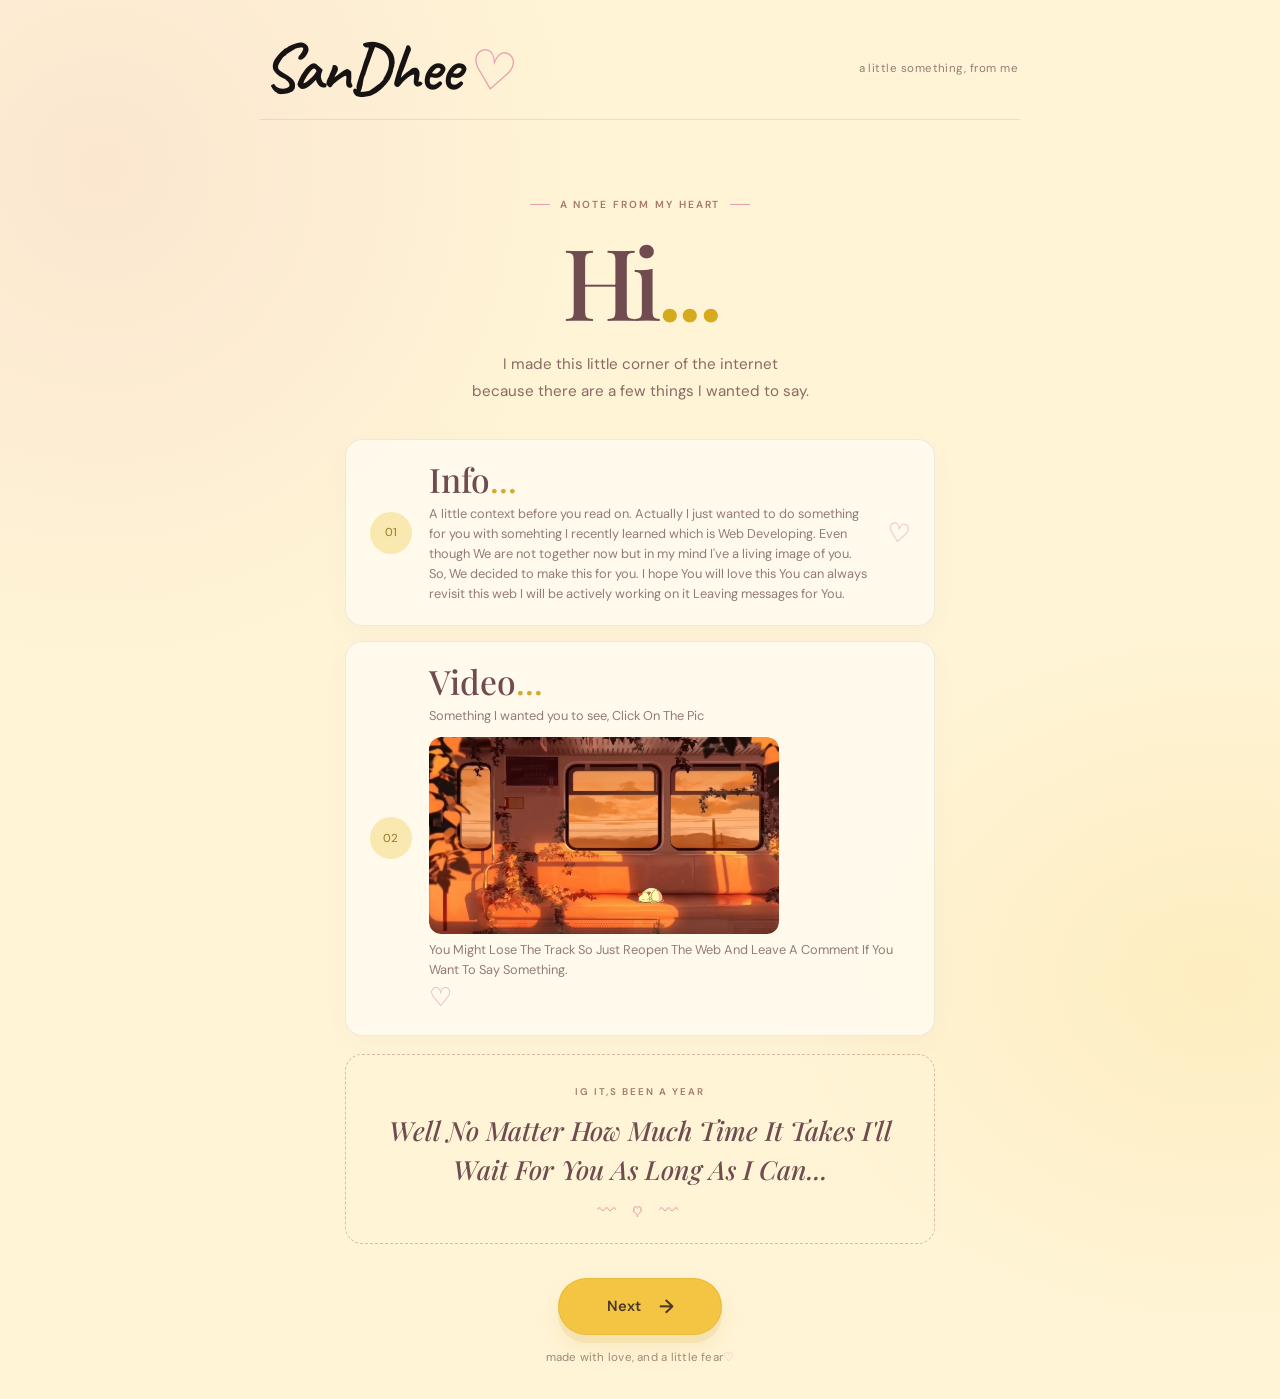
<file: index.html>
<!DOCTYPE html>
<html lang="en">
<head>
  <meta charset="UTF-8">
  <meta name="viewport" content="width=device-width, initial-scale=1.0">
  <meta name="theme-color" content="#fff4d6">
  <title>SanDhee ♡</title>
  <link rel="preconnect" href="https://fonts.googleapis.com">
  <link rel="preconnect" href="https://fonts.gstatic.com" crossorigin>
  <link href="https://fonts.googleapis.com/css2?family=Caveat:wght@500;600;700&family=DM+Sans:wght@400;500;600&family=Playfair+Display:ital,wght@0,500;0,600;1,500;1,600&display=swap" rel="stylesheet">
  <link rel="stylesheet" href="style.css">
</head>
<body>
  <main class="page-shell">
    <header class="site-header">
      <a class="wordmark" href="index.html" aria-label="SanDhee home">SanDhee<span class="wordmark-heart">♡</span></a>
      <span class="header-note">a little something, from me</span>
    </header>

    <section class="intro">
      <p class="eyebrow"><span></span> A NOTE FROM MY HEART <span></span></p>
      <h1>Hi<span class="gold-dot">.</span><span class="gold-dot">.</span><span class="gold-dot">.</span></h1>
      <p class="intro-copy">I made this little corner of the internet<br class="desktop-break"> because there are a few things I wanted to say.</p>
    </section>

    <section class="memory-list" aria-label="A few things I wanted to share">
      <article class="memory-row">
        <div class="row-symbol">01</div>
        <div class="row-content">
          <h2>Info<span>...</span></h2>
          <p>A little context before you read on.

          Actually I just wanted to do something for you with somehting I recently learned which is Web Developing. 
          Even though We are not together now but in my mind I've a living image of you. So, We decided to make this for you.
          I hope You will love this 
          You can always revisit this web I will be actively working on it Leaving messages for You.
          </p>
        </div>
        <span class="row-heart" aria-hidden="true">♡</span>
      </article>

      <article class="memory-row">
        <div class="row-symbol">02</div>
        <div class="row-content">
          <h2>Video<span>...</span></h2>
          <p>Something I wanted you to see, Click On The Pic</p>
          <a href="https://youtu.be/VwdbzFW_GnI?si=b3-gBBVaxxY5X9pD" target="_blank"
          rel="noopener noreferrer" class="video-uwu">
        <img src="YellowMoon.jpg"> </a>
        <p>You Might Lose The Track So Just Reopen The Web And Leave A Comment If You Want To Say Something.</p>
        <span class="row-heart" aria-hidden="true">♡</span>
      </article>

      <article class="message-preview">
        <span class="preview-label">IG IT,S BEEN A YEAR</span>
        <p>Well No Matter How Much Time It Takes I'll Wait For You As Long As I Can...</p>
        <div class="preview-doodle" aria-hidden="true">〰 ♡ 〰</div>
      </article>
    </section>

    <footer class="page-footer">
      <a class="next-button" href="letter.html">Next <span aria-hidden="true">→</span></a>
      <p>made with love, and a little fear<span>♡</span></p>
    </footer>
  </main>
  <script src="script.js"></script>
</body>
</html>
</file>
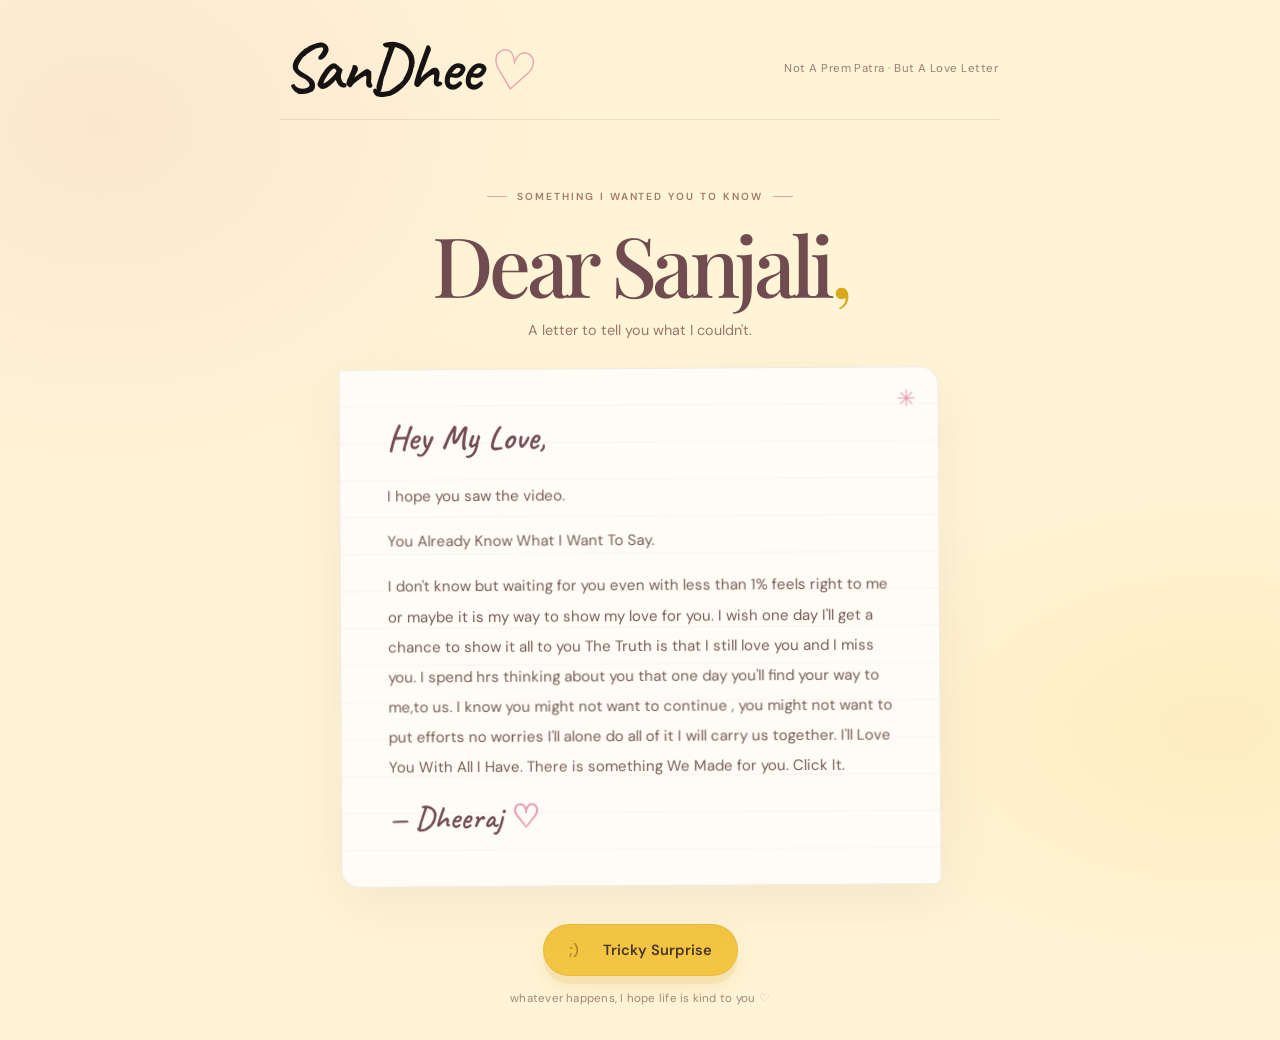
<file: letter.html>
<!DOCTYPE html>
<html lang="en">
<head>
  <meta charset="UTF-8">
  <meta name="viewport" content="width=device-width, initial-scale=1.0">
  <meta name="theme-color" content="#fff4d6">
  <title>A letter for you — SanDhee</title>
  <link rel="preconnect" href="https://fonts.googleapis.com">
  <link rel="preconnect" href="https://fonts.gstatic.com" crossorigin>
  <link href="https://fonts.googleapis.com/css2?family=Caveat:wght@500;600;700&family=DM+Sans:wght@400;500;600&family=Playfair+Display:ital,wght@0,500;0,600;1,500;1,600&display=swap" rel="stylesheet">
  <link rel="stylesheet" href="style.css">
</head>
<body>
  <main class="page-shell letter-shell">
    <header class="site-header">
      <a class="wordmark" href="index.html" aria-label="SanDhee home">SanDhee<span class="wordmark-heart">♡</span></a>
      <span class="header-note">Not A Prem Patra · But A Love Letter</span>
    </header>

    <section class="letter-hero">
      <p class="eyebrow"><span></span> SOMETHING I WANTED YOU TO KNOW <span></span></p>
      <h1>Dear Sanjali<span class="gold-dot">,</span></h1>
      <p class="letter-subtitle">A letter to tell you what I couldn't.</p>
    </section>

    <article class="letter-paper">
      <div class="paper-flower" aria-hidden="true">✳</div>
      <p class="letter-greeting">Hey My Love,</p>
      <p class="letter-placeholder">I hope you saw the video.</p>
      <p class="letter-placeholder">You Already Know What I Want To Say.</p>
      <p class="letter-placeholder">I don't know but waiting for you even with less than 1% feels right to me or maybe it is my way to show my love for you.
        I wish one day I'll get a chance to show it all to you 
        The Truth is that I still love you and I miss you. 
        I spend hrs thinking about you that one day you'll find your way to me,to us.
        I know you might not want to continue , you might not want to put efforts no worries I'll alone do all of it I will carry us together.
        I'll Love You With All I Have.
There is something We Made for you. Click It.
      </p>
      <p class="signature">— Dheeraj <span>♡</span></p>
    </article>

    <footer class="page-footer letter-footer">
      <a class="love-link" href="surprise.html"><span aria-hidden="true">;)</span> Tricky Surprise </a>
      <p>whatever happens, I hope life is kind to you <span>♡</span></p>
    </footer>
  </main>
  <script src="script.js"></script>
</body>
</html>
</file>
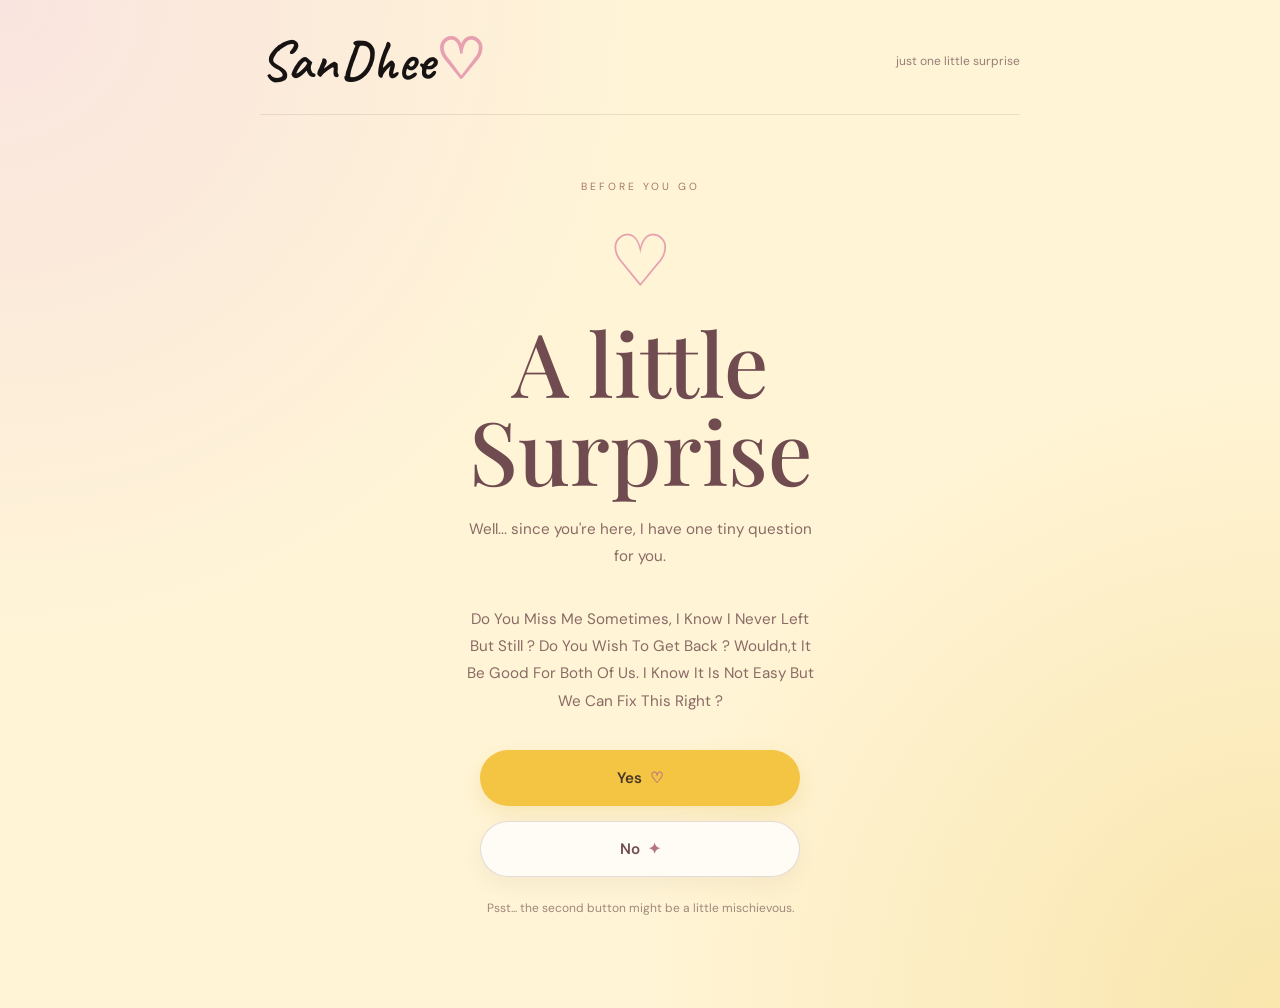
<file: surprise.html>
<!DOCTYPE html>
<html lang="en">
<head>
  <meta charset="UTF-8">
  <meta name="viewport" content="width=device-width, initial-scale=1.0">
  <title>SanDhee | A Surprise ♡</title>

  <link href="https://fonts.googleapis.com/css2?family=Caveat:wght@500;600;700&family=DM+Sans:wght@400;500;600&family=Playfair+Display:ital,wght@0,500;0,600;1,500&display=swap" rel="stylesheet">

  <style>
    :root {
      --cream: #FFF4D6;
      --gold: #F4C542;
      --blush: #E8A0B0;
      --rose: #704C50;
      --ink: #4D3838;
    }

    * {
      margin: 0;
      padding: 0;
      box-sizing: border-box;
    }

    body {
      min-height: 100vh;
      background:
        radial-gradient(circle at top left, #f9e4df, transparent 40%),
        radial-gradient(circle at bottom right, #f9e6ad, transparent 40%),
        var(--cream);
      color: var(--ink);
      font-family: "DM Sans", sans-serif;
    }

    .container {
      width: min(90%, 760px);
      min-height: 100vh;
      margin: auto;
      display: flex;
      flex-direction: column;
      padding: 25px 0;
    }

    /* Header */

    header {
      display: flex;
      justify-content: space-between;
      align-items: center;
      padding-bottom: 18px;
      border-bottom: 1px solid #704c5022;
    }

    .logo {
      font: 600 3.5rem "Caveat", cursive;
      color: #171313;
      text-decoration: none;
    }

    .logo span {
      color: var(--blush);
      font-family: sans-serif;
    }

    .header-note {
      font-size: 0.75rem;
      color: #987c77;
    }

    /* Main content */

    main {
      width: min(100%, 550px);
      margin: auto;
      padding: 65px 10px;
      text-align: center;
      animation: appear 0.8s ease;
    }

    .eyebrow {
      color: #A57968;
      font-size: 0.65rem;
      letter-spacing: 3px;
      margin-bottom: 22px;
    }

    .heart {
      color: var(--blush);
      font-size: 4.5rem;
      margin-bottom: 10px;
      animation: floating 3s infinite ease-in-out;
    }

    h1 {
      color: var(--rose);
      font: 500 clamp(3.5rem, 10vw, 5.5rem) "Playfair Display", serif;
      line-height: 1;
    }

    h1 em {
      color: #B47781;
    }

    .description {
      margin: 22px auto 35px;
      max-width: 350px;
      color: #8A6A65;
      font-size: 0.95rem;
      line-height: 1.8;
    }

    /* Buttons */

    .buttons {
      display: flex;
      flex-direction: column;
      gap: 15px;
      max-width: 320px;
      margin: auto;
    }

    .btn {
      width: 100%;
      min-height: 56px;
      padding: 15px;
      border-radius: 50px;
      border: none;
      font: 600 0.95rem "DM Sans", sans-serif;
      cursor: pointer;
      transition: 0.25s ease;
    }

    .btn:hover {
      transform: translateY(-3px);
    }

    .first {
      background: var(--gold);
      color: #49372B;
      box-shadow: 0 8px 20px #d5a82c30;
    }

    .first:hover {
      background: #F7D15F;
    }

    .second {
      background: #FFFCF5;
      color: var(--rose);
      border: 1px solid #704c5030;
      box-shadow: 0 8px 20px #704c5010;
    }

    .second:hover {
      background: #fff9ee;
    }

    .btn span {
      margin-left: 8px;
      color: #B47781;
    }

    .hint {
      margin-top: 22px;
      font-size: 0.75rem;
      color: #A1877D;
      line-height: 1.6;
    }

    /* Trap message */

    .trap-message {
      display: none;
      margin-top: 30px;
      padding: 28px 20px;
      background: #FFFCF5;
      border: 1px dashed #D6A7A0;
      border-radius: 18px;
      animation: appear 0.6s ease;
    }

    .trap-message h2 {
      color: var(--rose);
      font: 500 1.8rem "Playfair Display", serif;
      margin: 12px 0;
    }

    .trap-message p {
      color: #8A6A65;
      line-height: 1.8;
      font-size: 0.9rem;
    }

    .trap-message .highlight {
      color: #A66F79;
      font: 600 1.5rem "Caveat", cursive;
      margin-top: 8px;
    }

    .sparkle {
      color: #D6AA30;
      font-size: 1.5rem;
    }

    /* Footer */

    footer {
      margin-top: auto;
      text-align: center;
      padding-top: 25px;
    }

    footer a {
      color: var(--rose);
      text-decoration: none;
      font-size: 0.85rem;
    }

    footer p {
      color: #A1877D;
      font-size: 0.7rem;
      margin-top: 15px;
    }

    footer span {
      color: var(--blush);
    }

    /* Animations */

    @keyframes floating {
      0%, 100% { transform: translateY(0); }
      50% { transform: translateY(-8px); }
    }

    @keyframes appear {
      from {
        opacity: 0;
        transform: translateY(15px);
      }
      to {
        opacity: 1;
        transform: translateY(0);
      }
    }

    @media(max-width: 420px) {
      .logo { font-size: 2.8rem; }
      .header-note { font-size: 0.65rem; }
      main { padding: 50px 5px; }
    }
  </style>
</head>

<body>

  <div class="container">

    <header>
      <a href="index.html" class="logo">
        SanDhee<span>♡</span>
      </a>

      <p class="header-note">just one little surprise</p>
    </header>

    <main>

      <p class="eyebrow">
        BEFORE YOU GO
      </p>

      <div class="heart">♡</div>

      <h1>
        A little Surprise<br>
      </h1>

      <p class="description">
        Well... since you're here,
        I have one tiny question for you.
      </p>

<p class="description">
        Do You Miss Me Sometimes, I Know I Never Left But Still ? Do You Wish To Get Back ? Wouldn,t It Be Good For Both Of Us. 
  I Know It Is Not Easy But We Can Fix This Right ?
      </p>

      <div class="buttons">

        <!-- BUTTON 1 -->
        <a href="thanks.html" class="btn first"
           style="display:flex;align-items:center;justify-content:center;text-decoration:none;">
           Yes<span>♡</span>
        </a>

        <!-- BUTTON 2 -->
        <button class="btn second" id="tryButton">
          No<span>✦</span>
        </button>

      </div>

      <p class="hint" id="hint">
        Psst... the second button might be a little mischievous.
      </p>

      <!-- MESSAGE AFTER 3 CLICKS -->
      <div class="trap-message" id="trapMessage">

        <div class="sparkle">✧</div>

        <h2>Oops! You're trapped now.</h2>

        <p>
          There's only one way out...
        </p>

        <p class="highlight">
          Press the first button. ♡
        </p>

        <div class="sparkle">✧</div>

      </div>

    </main>

  </div>

  <script>

    const tryButton = document.getElementById("tryButton");
    const hint = document.getElementById("hint");
    const trapMessage = document.getElementById("trapMessage");

    let clickCount = 0;

    tryButton.addEventListener("click", function() {

      clickCount++;

      if (clickCount === 1) {

        hint.textContent =
          "Interesting choice. Try once more...";

      }

      else if (clickCount === 2) {

        hint.textContent =
          "One more click... are you sure? ♡";

      }

      else if (clickCount === 3) {

        // Hide second button
        tryButton.style.display = "none";

        // Hide hint
        hint.style.display = "none";

        // Show trap message
        trapMessage.style.display = "block";

      }

    });

  </script>

</body>
</html>
</file>
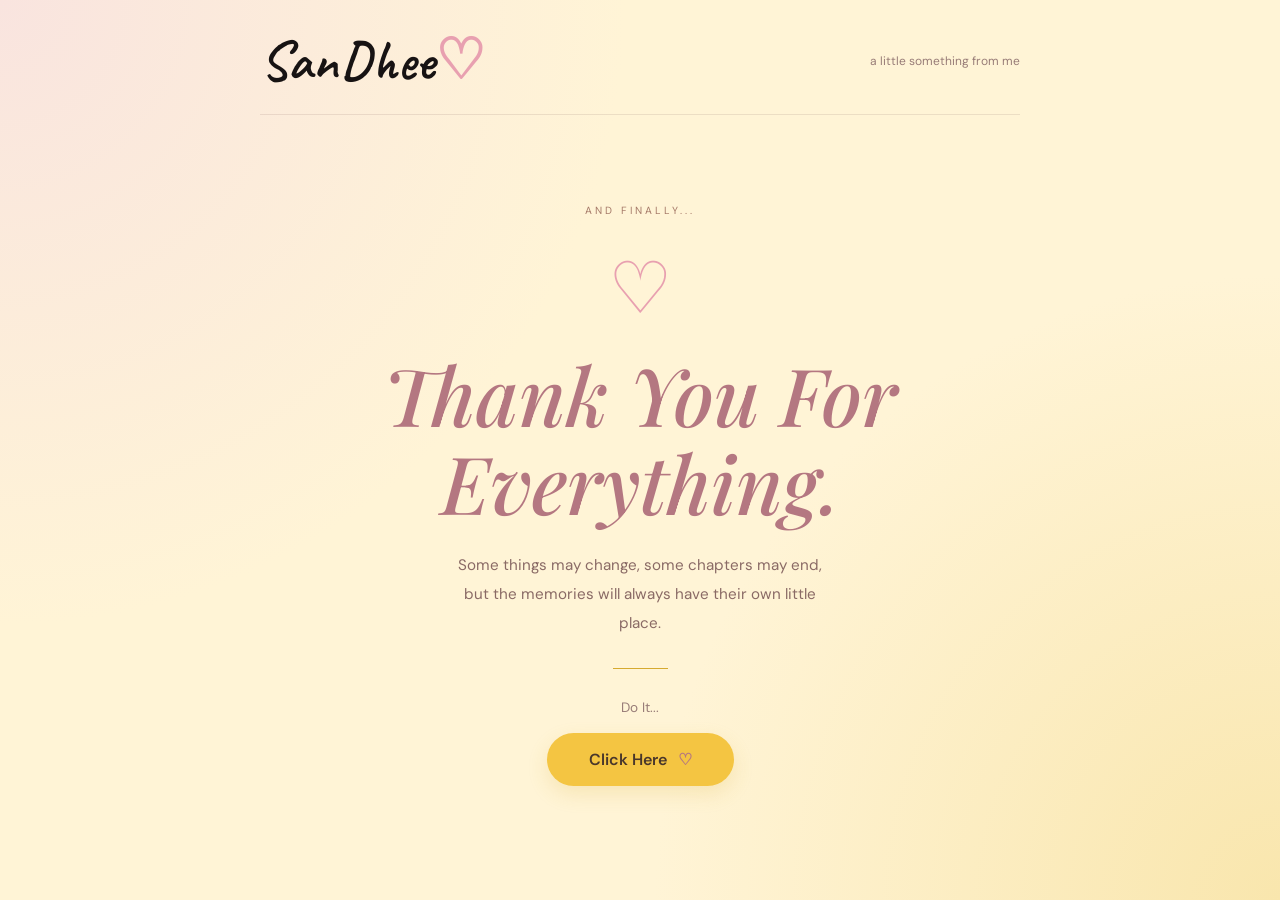
<file: thanks.html>
<!DOCTYPE html>
<html lang="en">
<head>
  <meta charset="UTF-8">
  <meta name="viewport" content="width=device-width, initial-scale=1.0">
  <title>SanDhee | Thank You ♡</title>

  <link href="https://fonts.googleapis.com/css2?family=Caveat:wght@500;600;700&family=DM+Sans:wght@400;500;600&family=Playfair+Display:ital,wght@0,500;0,600;1,500&display=swap" rel="stylesheet">

  <style>
    :root {
      --cream: #FFF4D6;
      --gold: #F4C542;
      --blush: #E8A0B0;
      --rose: #704C50;
      --ink: #4D3838;
    }

    * {
      margin: 0;
      padding: 0;
      box-sizing: border-box;
    }

    body {
      min-height: 100vh;
      background:
        radial-gradient(circle at top left, #f9e4df, transparent 40%),
        radial-gradient(circle at bottom right, #f9e6ad, transparent 40%),
        var(--cream);
      color: var(--ink);
      font-family: "DM Sans", sans-serif;
    }

    .container {
      width: min(90%, 760px);
      min-height: 100vh;
      margin: auto;
      display: flex;
      flex-direction: column;
      padding: 25px 0;
    }

    /* Header */

    header {
      display: flex;
      justify-content: space-between;
      align-items: center;
      padding-bottom: 18px;
      border-bottom: 1px solid #704c5022;
    }

    .logo {
      font: 600 3.5rem "Caveat", cursive;
      color: #171313;
      text-decoration: none;
    }

    .logo span {
      color: var(--blush);
    }

    .header-note {
      font-size: 0.75rem;
      color: #987c77;
    }

    /* Main */

    main {
      width: min(100%, 550px);
      margin: auto;
      padding: 60px 10px;
      text-align: center;
      animation: appear 0.8s ease;
    }

    .eyebrow {
      color: #A57968;
      font-size: 0.65rem;
      letter-spacing: 3px;
      margin-bottom: 25px;
    }

    .heart {
      color: var(--blush);
      font-size: 4.5rem;
      margin-bottom: 15px;
      animation: floating 3s infinite ease-in-out;
    }

    h1 {
      color: var(--rose);
      font: 500 clamp(3rem, 10vw, 5rem) "Playfair Display", serif;
      line-height: 1.1;
    }

    h1 em {
      color: #B47781;
    }

    .description {
      max-width: 370px;
      margin: 25px auto;
      color: #8A6A65;
      font-size: 0.95rem;
      line-height: 1.9;
    }

    .divider {
      width: 55px;
      height: 1px;
      background: #D6AA30;
      margin: 30px auto;
    }

    /* Call section */

    .call-caption {
      color: #987c77;
      font-size: 0.85rem;
      margin-bottom: 17px;
    }

    .call-button {
      padding: 16px 42px;
      border: none;
      border-radius: 50px;
      background: var(--gold);
      color: #49372B;
      font: 600 1rem "DM Sans", sans-serif;
      cursor: pointer;
      box-shadow: 0 8px 20px #d5a82c30;
      transition: 0.25s ease;
    }

    .call-button:hover {
      transform: translateY(-4px);
      background: #F7D15F;
    }

    .call-button span {
      color: #B47781;
      margin-left: 7px;
    }

    /* Popup */

    .call-popup {
      display: none;
      position: fixed;
      inset: 0;
      z-index: 100;
      background: rgba(65, 45, 45, 0.4);
      backdrop-filter: blur(6px);
      align-items: center;
      justify-content: center;
      padding: 20px;
    }

    .call-popup.active {
      display: flex;
    }

    .popup-card {
      width: min(100%, 380px);
      padding: 35px 22px;
      background: #FFFCF5;
      border: 1px solid #F4DCA0;
      border-radius: 22px;
      text-align: center;
      animation: appear 0.4s ease;
    }

    .popup-heart {
      color: var(--blush);
      font-size: 3rem;
      margin-bottom: 12px;
    }

    .popup-card h2 {
      color: var(--rose);
      font: 500 1.8rem "Playfair Display", serif;
    }

    .popup-card p {
      color: #987c77;
      margin: 13px 0 20px;
      font-size: 0.85rem;
    }

    .phone-number {
      display: inline-block;
      color: #A66F79;
      font: 600 1.4rem "DM Sans", sans-serif;
      text-decoration: none;
      padding: 12px;
      border-bottom: 1px dashed var(--blush);
    }

    .close-popup {
      display: block;
      margin: 25px auto 0;
      border: none;
      background: transparent;
      color: #987c77;
      cursor: pointer;
      font: 500 0.85rem "DM Sans", sans-serif;
    }

    /* Footer */

    footer {
      margin-top: auto;
      text-align: center;
      padding-top: 25px;
    }

    footer a {
      color: var(--rose);
      text-decoration: none;
      font-size: 0.85rem;
    }

    footer p {
      color: #A1877D;
      font-size: 0.7rem;
      margin-top: 15px;
    }

    footer span {
      color: var(--blush);
    }

    @keyframes floating {
      0%, 100% { transform: translateY(0); }
      50% { transform: translateY(-8px); }
    }

    @keyframes appear {
      from {
        opacity: 0;
        transform: translateY(15px);
      }
      to {
        opacity: 1;
        transform: translateY(0);
      }
    }

    @media(max-width: 420px) {
      .logo { font-size: 2.8rem; }
      .header-note { font-size: 0.65rem; }
    }

  </style>
</head>

<body>

<div class="container">

  <header>
    <a href="index.html" class="logo">
      SanDhee<span>♡</span>
    </a>

    <p class="header-note">a little something from me</p>
  </header>

  <main>

    <p class="eyebrow">AND FINALLY...</p>

    <div class="heart">♡</div>

    <h1>
      
      <em> Thank You For Everything.</em>
    </h1>

    <p class="description">
      Some things may change, some chapters may end,
      but the memories will always have their own little place.
    </p>

    <div class="divider"></div>

    <p class="call-caption">
      Do It...
    </p>

    <button class="call-button" id="callButton">
      Click Here <span>♡</span>
    </button>

    <!-- Phone popup -->

    <div class="call-popup" id="callPopup">

      <div class="popup-card">

        <div class="popup-heart">♡</div>

        <h2>Sorry!!</h2>

        <p>I'm Happy That You Are Here, But This Was A Cheap Little Trick To Get A Call From You.</p>
<p>Leave This And Come To VC, Let,s Listen To Music Together One Last Time.</p>
        <a href="tel:+919079248694" class="phone-number">
          +91 90792 48694
        </a>

        <button class="close-popup" id="closePopup">
          Go For It
        </button>

      </div>

    </div>

  </main>

  
</div>

<script>

  const callButton = document.getElementById("callButton");
  const callPopup = document.getElementById("callPopup");
  const closePopup = document.getElementById("closePopup");

  // Open popup

  callButton.addEventListener("click", () => {
    callPopup.classList.add("active");
  });

  // Close popup

  closePopup.addEventListener("click", () => {
    callPopup.classList.remove("active");
  });

  // Close when clicking outside

  callPopup.addEventListener("click", (event) => {
    if (event.target === callPopup) {
      callPopup.classList.remove("active");
    }
  });

  // Close with Escape key

  document.addEventListener("keydown", (event) => {
    if (event.key === "Escape") {
      callPopup.classList.remove("active");
    }
  });

</script>

</body>
</html>
</file>
<file: style.css>
/* SanDhee — Golden Love colour palette */
:root {
  --cream: #FFF4D6;
  --gold: #F4C542;
  --blush: #E8A0B0;
  --rose-brown: #704C50;
  --ink: #4D3838;
  --paper: #FFFCF5;
  --soft-line: rgba(112, 76, 80, 0.13);
  --shadow: 0 18px 55px rgba(112, 76, 80, 0.08);
}

* { box-sizing: border-box; }

html { scroll-behavior: smooth; }

body {
  margin: 0;
  min-height: 100vh;
  color: var(--ink);
  background:
    radial-gradient(ellipse at 8% 12%, rgba(232, 160, 176, 0.16), transparent 30rem),
    radial-gradient(ellipse at 95% 70%, rgba(244, 197, 66, 0.15), transparent 28rem),
    var(--cream);
  font-family: "DM Sans", sans-serif;
}

a { color: inherit; }

.page-shell {
  width: min(100% - 36px, 760px);
  min-height: 100vh;
  margin: 0 auto;
  padding: 25px 0 24px;
  display: flex;
  flex-direction: column;
}

.site-header {
  display: flex;
  align-items: center;
  justify-content: space-between;
  gap: 14px;
  padding: 4px 2px 18px;
  border-bottom: 1px solid var(--soft-line);
}

.wordmark {
  color: #171313;
  font: 600 clamp(2.5rem, 8vw, 4.25rem)/0.95 "Caveat", cursive;
  text-decoration: none;
  letter-spacing: -2px;
  white-space: nowrap;
}

.wordmark-heart {
  display: inline-block;
  margin-left: 9px;
  color: var(--blush);
  font: 500 0.8em/1 "DM Sans", sans-serif;
  transform: rotate(9deg);
  transition: transform 250ms ease;
}

.wordmark:hover .wordmark-heart { transform: rotate(-10deg) scale(1.12); }

.header-note {
  color: #987c77;
  font-size: 0.72rem;
  text-align: right;
  letter-spacing: 0.04em;
}

.intro {
  padding: clamp(48px, 9vw, 78px) 12px 34px;
  text-align: center;
  animation: rise-in 700ms both;
}

.eyebrow {
  display: flex;
  align-items: center;
  justify-content: center;
  gap: 10px;
  margin: 0 0 18px;
  color: #A57968;
  font-size: 0.64rem;
  font-weight: 600;
  letter-spacing: 0.19em;
}

.eyebrow span {
  width: 20px;
  height: 1px;
  background: var(--blush);
}

h1 {
  margin: 0;
  color: var(--rose-brown);
  font: 500 clamp(3.6rem, 12vw, 6.2rem)/1.04 "Playfair Display", serif;
  letter-spacing: -0.055em;
}

.gold-dot { color: #D7A91D; }

.intro-copy {
  margin: 19px 0 0;
  color: #8A6A65;
  font-size: 0.95rem;
  line-height: 1.8;
}

.memory-list {
  display: grid;
  gap: 13px;
  width: min(100%, 590px);
  margin: 0 auto;
}

.memory-row {
  display: flex;
  align-items: center;
  gap: 17px;
  padding: 19px 21px;
  background: rgba(255, 252, 245, 0.73);
  border: 1px solid rgba(112, 76, 80, 0.10);
  border-radius: 17px;
  box-shadow: 0 7px 25px rgba(112, 76, 80, 0.035);
  transition: transform 220ms ease, box-shadow 220ms ease;
}

.memory-row:hover {
  transform: translateY(-3px);
  box-shadow: 0 12px 28px rgba(112, 76, 80, 0.08);
}

.row-symbol {
  display: grid;
  place-items: center;
  flex: 0 0 42px;
  height: 42px;
  border-radius: 50%;
  background: #F9E8B0;
  color: #98752A;
  font-size: 0.72rem;
  letter-spacing: 0.04em;
}

.row-content { min-width: 0; flex: 1; }

.row-content h2 {
  margin: 0;
  color: var(--rose-brown);
  font: 500 clamp(1.65rem, 5vw, 2.1rem)/1.1 "Playfair Display", serif;
}

.row-content h2 span { color: #D6AA30; }

.row-content p {
  margin: 6px 0 0;
  color: #947B74;
  font-size: 0.8rem;
  line-height: 1.55;
}

.row-heart {
  color: var(--blush);
  font-size: 1.65rem;
  transform: rotate(8deg);
}

.message-preview {
  position: relative;
  overflow: hidden;
  margin-top: 3px;
  padding: 24px 26px 20px;
  text-align: center;
  border: 1px dashed rgba(180, 125, 111, 0.48);
  border-radius: 17px;
  background: rgba(255, 244, 214, 0.45);
}

.preview-label {
  color: #A57968;
  font-size: 0.61rem;
  font-weight: 600;
  letter-spacing: 0.2em;
}

.message-preview p {
  margin: 11px 0 0;
  color: var(--rose-brown);
  font: italic 500 clamp(1.25rem, 4vw, 1.65rem)/1.5 "Playfair Display", serif;
}

.preview-doodle {
  margin-top: 8px;
  color: var(--blush);
  font-size: 1.2rem;
  letter-spacing: 0.3em;
}

.page-footer {
  display: flex;
  flex-direction: column;
  align-items: center;
  gap: 15px;
  margin-top: auto;
  padding: 34px 0 4px;
  text-align: center;
}

.next-button {
  display: inline-flex;
  align-items: center;
  justify-content: center;
  gap: 18px;
  min-width: 164px;
  padding: 15px 25px;
  border: 1px solid rgba(151, 111, 31, 0.12);
  border-radius: 999px;
  background: var(--gold);
  color: #49372B;
  box-shadow: 0 8px 0 rgba(205, 157, 31, 0.12), 0 12px 25px rgba(205, 157, 31, 0.12);
  font-size: 0.92rem;
  font-weight: 600;
  text-decoration: none;
  transition: transform 200ms ease, box-shadow 200ms ease, background 200ms ease;
}

.next-button span { font-size: 1.2rem; transition: transform 200ms ease; }

.next-button:hover {
  transform: translateY(-3px);
  background: #F7D15F;
  box-shadow: 0 11px 0 rgba(205, 157, 31, 0.09), 0 16px 28px rgba(205, 157, 31, 0.16);
}

.next-button:hover span { transform: translateX(4px); }

.page-footer > p {
  margin: 0;
  color: #A1877D;
  font-size: 0.72rem;
  letter-spacing: 0.02em;
}

.page-footer > p span { color: var(--blush); }

.letter-shell { max-width: 720px; }

.letter-hero {
  padding: clamp(43px, 8vw, 70px) 10px 29px;
  text-align: center;
  animation: rise-in 700ms both;
}

.letter-hero h1 { font-size: clamp(3.2rem, 10vw, 5.2rem); }

.letter-subtitle {
  margin: 14px 0 0;
  color: #98756D;
  font-size: 0.9rem;
}

.letter-paper {
  position: relative;
  width: min(100%, 600px);
  margin: 0 auto;
  padding: clamp(25px, 6vw, 47px);
  border: 1px solid rgba(112, 76, 80, 0.1);
  border-radius: 5px 19px 7px 17px;
  background:
    repeating-linear-gradient(to bottom, transparent 0, transparent 35px, rgba(232, 160, 176, 0.13) 36px, transparent 37px),
    var(--paper);
  box-shadow: var(--shadow);
  transform: rotate(-0.35deg);
}

.paper-flower {
  position: absolute;
  top: 16px;
  right: 22px;
  color: #E8A0B0;
  font-size: 1.45rem;
}

.letter-greeting {
  margin: 0 0 22px;
  color: var(--rose-brown);
  font: 600 2.2rem/1.2 "Caveat", cursive;
}

.letter-placeholder {
  color: #765D58;
  font: 400 0.94rem/2 "DM Sans", sans-serif;
}

.letter-signoff {
  margin: 30px 0 3px;
  color: #765D58;
  font-size: 0.9rem;
}

.signature {
  margin: 0;
  color: var(--rose-brown);
  font: 600 2rem/1.3 "Caveat", cursive;
}

.signature span { color: var(--blush); }

.letter-footer { padding-top: 38px; }

.love-link {
  display: inline-flex;
  align-items: center;
  justify-content: center;
  gap: 18px;
  min-width: 164px;
  padding: 15px 25px;
  border: 1px solid rgba(151, 111, 31, 0.12);
  border-radius: 999px;
  background: var(--gold);
  color: #49372B;
  box-shadow: 0 8px 0 rgba(205, 157, 31, 0.12), 0 12px 25px rgba(205, 157, 31, 0.12);
  font-size: 0.92rem;
  font-weight: 600;
  text-decoration: none;
  transition: transform 200ms ease, box-shadow 200ms ease, background 200ms ease;
}

.love-link span { color: #B18A2C; margin-right: 6px; }

.love-link:hover {  transform: translateY(-3px);
  background: #F7D15F;
  box-shadow: 0 11px 0 rgba(205, 157, 31, 0.09), 0 16px 28px rgba(205, 157, 31, 0.16);
}

.video-uwu {
  position: relative;
  max-width: 350px;
  display: block;
  border-radius: 12px;
  margin-top: 12px;
  overflow: hidden;
}

.video-uwu img {
  width: 100%;
  display: block;
  border-radius: 12px;
}


@keyframes rise-in {
  from { opacity: 0; transform: translateY(12px); }
  to { opacity: 1; transform: translateY(0); }
}

@media (min-width: 700px) {
  .page-shell { padding-top: 32px; padding-bottom: 30px; }
  .memory-list { gap: 15px; }
  .memory-row { padding: 21px 24px; }
}

@media (max-width: 420px) {
  .page-shell { width: min(100% - 26px, 760px); }
  .header-note { max-width: 105px; font-size: 0.65rem; }
  .intro { padding-top: 48px; }
  .memory-row { gap: 12px; padding: 16px 14px; }
  .row-symbol { flex-basis: 36px; height: 36px; }
  .row-content p { font-size: 0.74rem; }
  .row-heart { font-size: 1.35rem; }
  .message-preview { padding: 21px 15px 18px; }
  .desktop-break { display: none; }
}

@media (prefers-reduced-motion: reduce) {
  *, *::before, *::after {
    scroll-behavior: auto !important;
    animation-duration: 0.01ms !important;
    animation-iteration-count: 1 !important;
    transition-duration: 0.01ms !important;
  }
}
</file>
